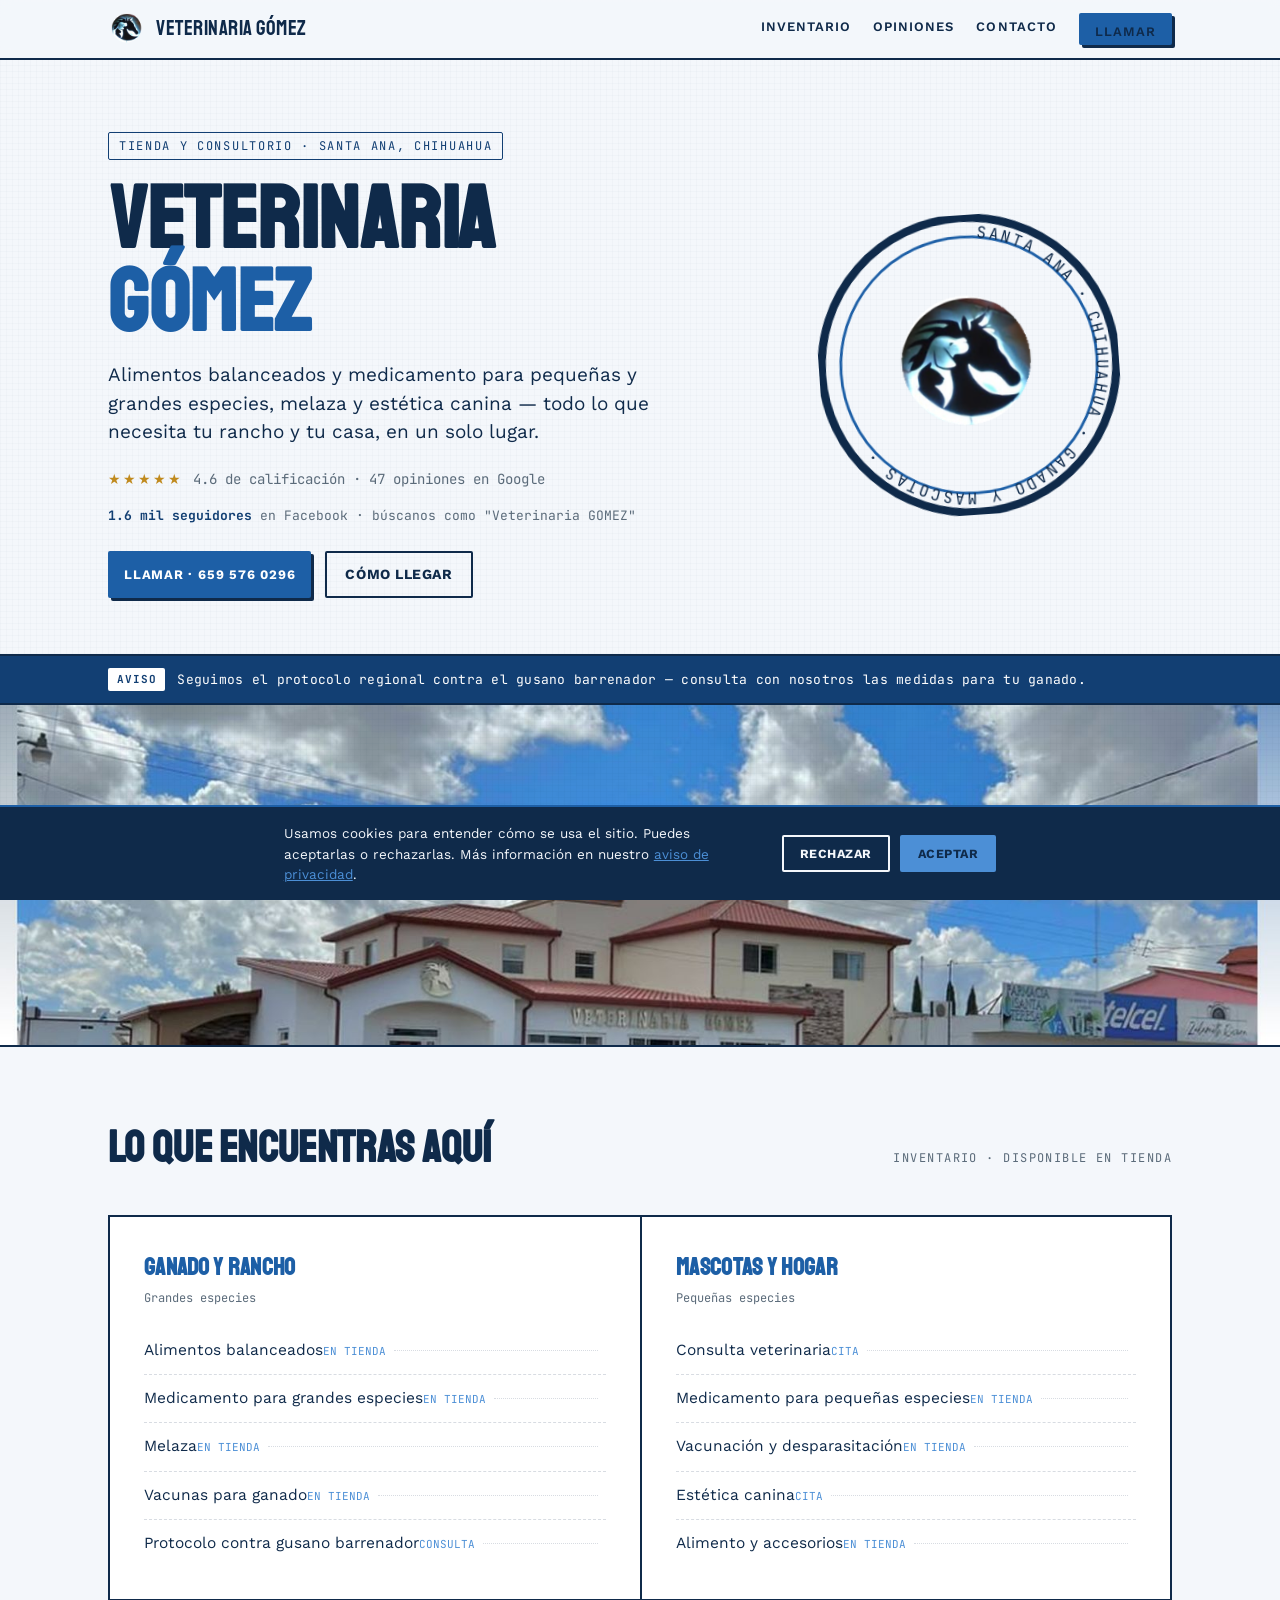
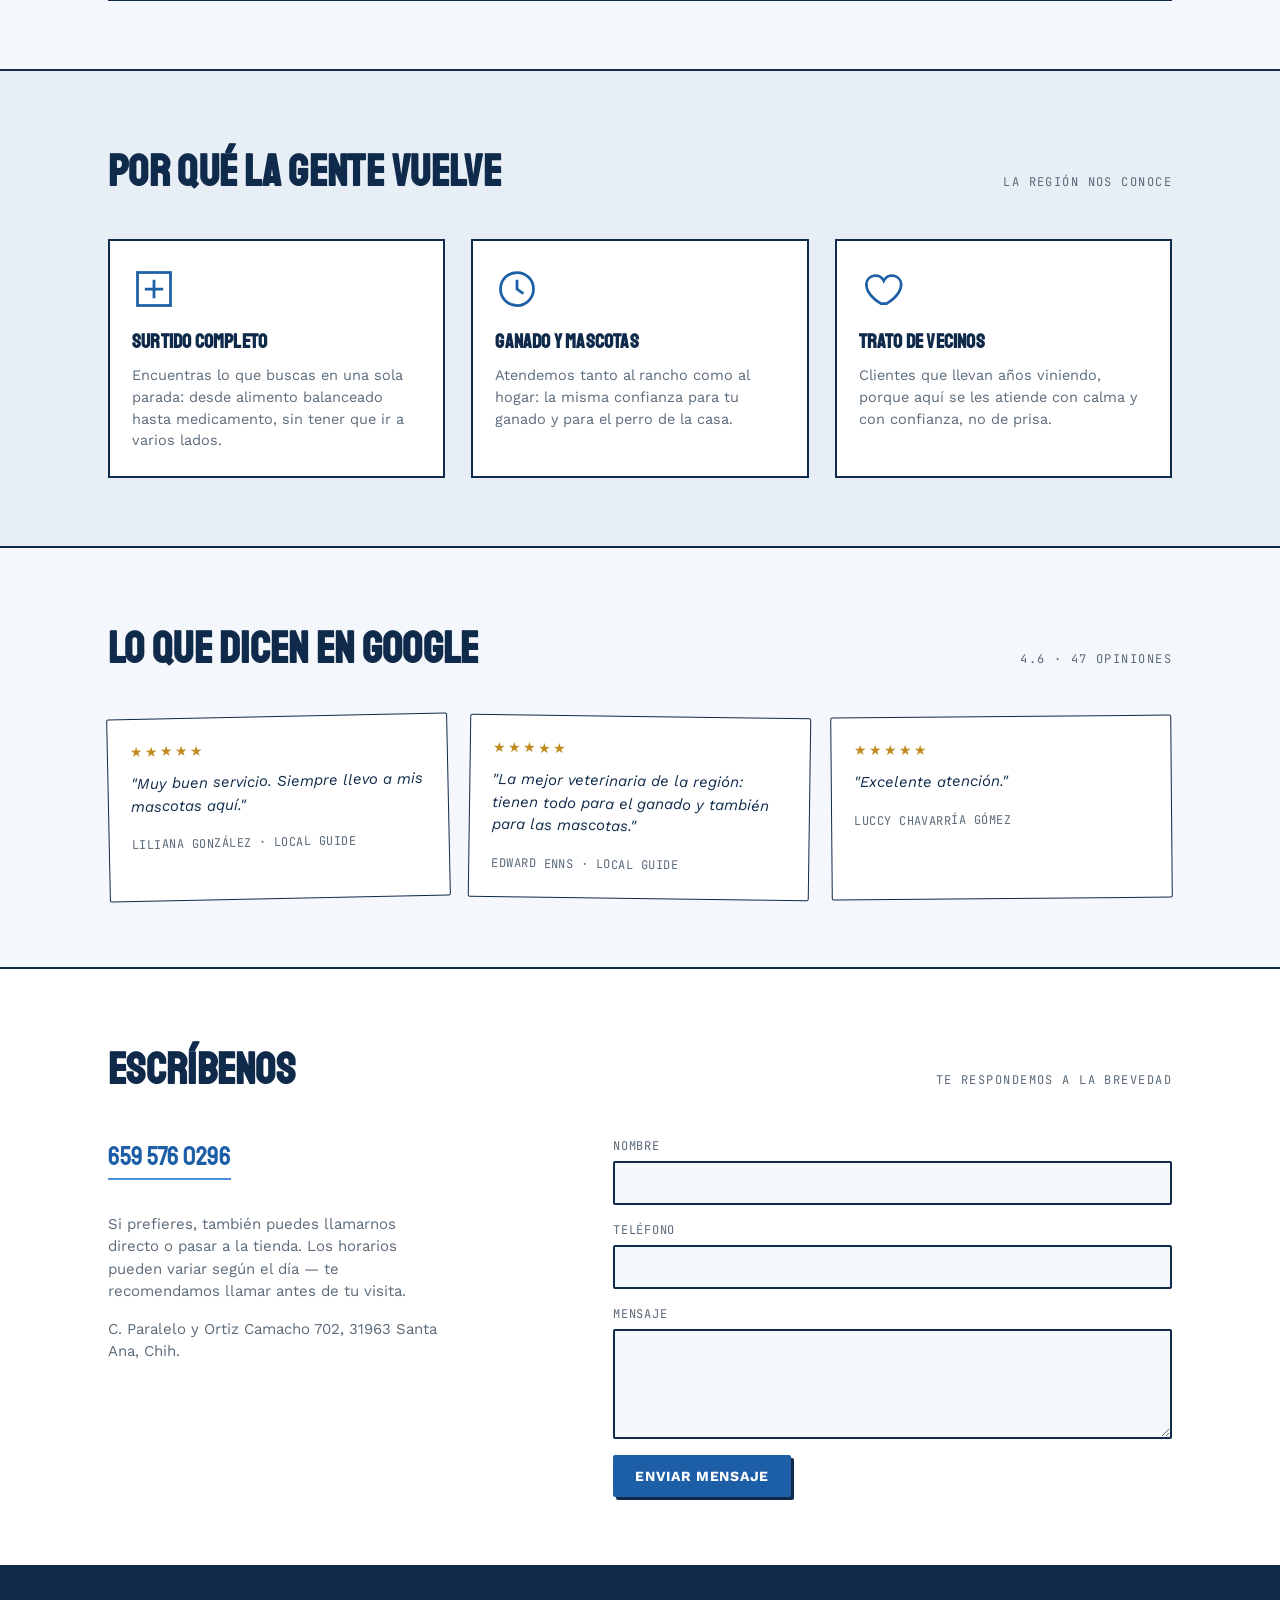
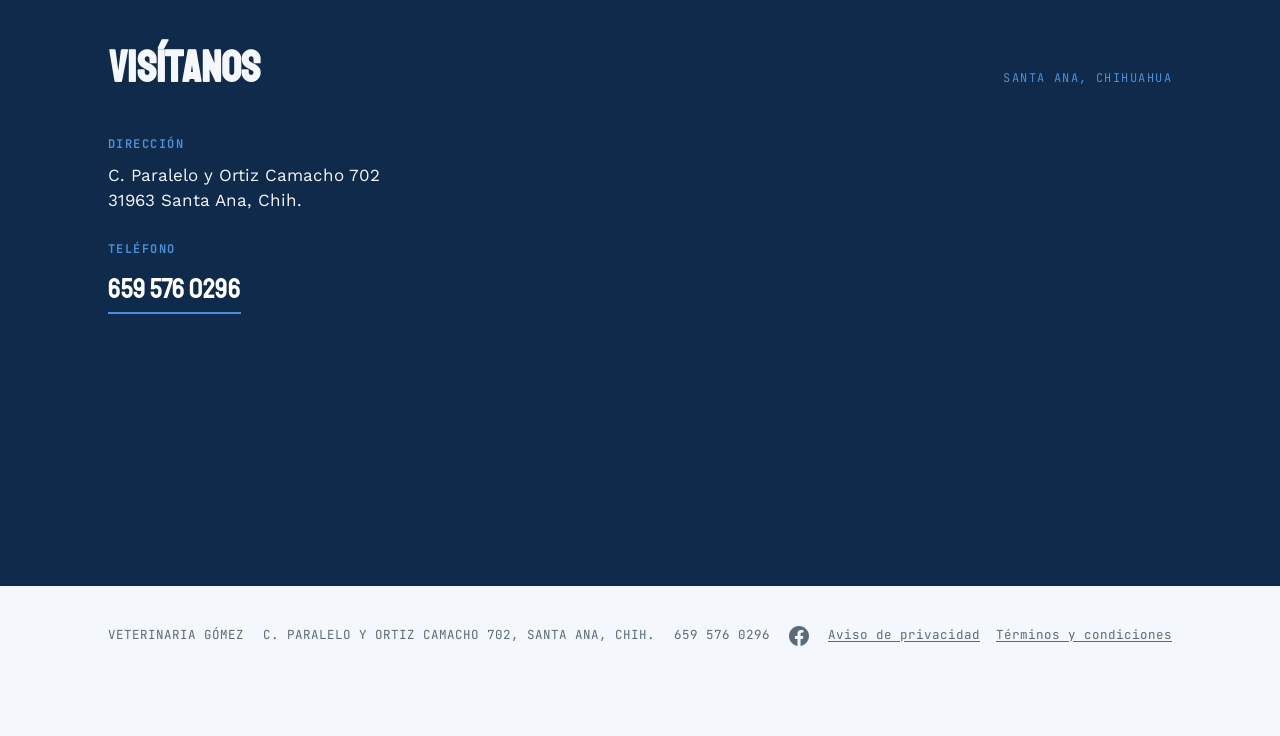
<file: index.html>
<!DOCTYPE html>
<html lang="es-MX">
<head>
<meta charset="UTF-8">
<meta name="viewport" content="width=device-width, initial-scale=1.0">
<title>Veterinaria Gómez · Ganado y mascotas en Santa Ana, Chihuahua</title>
<meta name="description" content="Veterinaria Gómez en Santa Ana, Chihuahua. Alimentos balanceados y medicamento para pequeñas y grandes especies, vacunas y estética canina. 4.6★ en Google.">
<link rel="canonical" href="https://www.veterinariagomez.com/">

<!-- Favicons -->
<link rel="icon" href="assets/favicon.ico" sizes="any">
<link rel="icon" type="image/png" sizes="32x32" href="assets/favicon-32.png">
<link rel="apple-touch-icon" href="assets/apple-touch-icon.png">
<link rel="manifest" href="assets/site.webmanifest">
<meta name="theme-color" content="#0F2A4A">

<!-- Open Graph / social sharing -->
<meta property="og:type" content="business.business">
<meta property="og:site_name" content="Veterinaria Gómez">
<meta property="og:title" content="Veterinaria Gómez · Santa Ana, Chihuahua">
<meta property="og:description" content="Alimentos balanceados y medicamento para pequeñas y grandes especies, vacunas y estética canina. Ganado y mascotas en un solo lugar.">
<meta property="og:image" content="https://www.veterinariagomez.com/assets/og-image.jpg">
<meta property="og:image:width" content="1200">
<meta property="og:image:height" content="630">
<meta property="og:url" content="https://www.veterinariagomez.com/">
<meta property="og:locale" content="es_MX">
<meta name="twitter:card" content="summary_large_image">
<meta name="twitter:title" content="Veterinaria Gómez · Santa Ana, Chihuahua">
<meta name="twitter:description" content="Ganado y mascotas en un solo lugar. Alimentos balanceados, medicamento y vacunas.">
<meta name="twitter:image" content="https://www.veterinariagomez.com/assets/og-image.jpg">

<link rel="preconnect" href="https://fonts.googleapis.com">
<link rel="preconnect" href="https://fonts.gstatic.com" crossorigin>
<link href="https://fonts.googleapis.com/css2?family=Staatliches&display=swap" rel="stylesheet">
<link href="https://fonts.googleapis.com/css2?family=Work+Sans:wght@400;500;600;700&display=swap" rel="stylesheet">
<link href="https://fonts.googleapis.com/css2?family=JetBrains+Mono:wght@400;500&display=swap" rel="stylesheet">
<link rel="stylesheet" href="assets/style.css">

<!--
  ANALYTICS: cargado automáticamente sólo si el visitante acepta el aviso de
  cookies (ver assets/site.js). Reemplaza G-XXXXXXXXXX con tu ID real de
  Google Analytics 4 en assets/site.js (dos apariciones).
-->

<!-- Datos estructurados para Google (negocio local) -->
<script type="application/ld+json">
{
  "@context": "https://schema.org",
  "@type": "VeterinaryCare",
  "name": "Veterinaria Gómez",
  "image": "https://www.veterinariagomez.com/assets/og-image.jpg",
  "telephone": "+52-659-576-0296",
  "address": {
    "@type": "PostalAddress",
    "streetAddress": "C. Paralelo y Ortiz Camacho 702",
    "addressLocality": "Santa Ana",
    "addressRegion": "Chihuahua",
    "postalCode": "31963",
    "addressCountry": "MX"
  },
  "aggregateRating": {
    "@type": "AggregateRating",
    "ratingValue": "4.6",
    "reviewCount": "47"
  },
  "url": "https://www.veterinariagomez.com/"
}
</script>
</head>
<body>

<header class="nav">
  <div class="nav-inner">
    <a href="#top" class="brand">
      <img src="assets/logo.png" width="38" height="38" alt="Logotipo Veterinaria Gómez">
      Veterinaria Gómez
    </a>
    <nav class="nav-links">
      <a href="#inventario">Inventario</a>
      <a href="#opiniones">Opiniones</a>
      <a href="#contacto">Contacto</a>
      <a class="btn-call" href="tel:6595760296">Llamar</a>
    </nav>
  </div>
</header>

<main id="top">

  <!-- HERO -->
  <section class="hero">
    <div class="wrap hero-inner">
      <div>
        <span class="eyebrow">Tienda y consultorio · Santa Ana, Chihuahua</span>
        <h1 class="title">VETERINARIA<span>GÓMEZ</span></h1>
        <p class="lede">Alimentos balanceados y medicamento para pequeñas y grandes especies, melaza y estética canina — todo lo que necesita tu rancho y tu casa, en un solo lugar.</p>
        <div class="rating-line">
          <span class="stars" aria-hidden="true">★★★★★</span>
          <span>4.6 de calificación · 47 opiniones en Google</span>
        </div>
        <p class="fb-line"><strong>1.6 mil seguidores</strong> en Facebook · búscanos como "Veterinaria GOMEZ"</p>
        <div class="cta-row">
          <a class="btn-call" href="tel:6595760296">Llamar · 659 576 0296</a>
          <a class="btn-outline" href="https://www.google.com/maps/search/?api=1&query=Veterinaria+Gomez+Calle+Paralelo+y+Ortiz+Camacho+702+Santa+Ana+Chihuahua" target="_blank" rel="noopener">Cómo llegar</a>
        </div>
      </div>
      <div class="hero-stamp">
        <div class="stamp-frame">
          <svg viewBox="0 0 220 220" aria-hidden="true">
            <circle cx="110" cy="110" r="108" fill="none" stroke="#0F2A4A" stroke-width="6"/>
            <circle cx="110" cy="110" r="94" fill="none" stroke="#1D5FA6" stroke-width="2"/>
            <path id="ringpath" d="M 110,16 A 94,94 0 1,1 109.9,16" fill="none"/>
            <text font-family="JetBrains Mono" font-size="11.5" letter-spacing="2" fill="#0F2A4A">
              <textPath href="#ringpath" startOffset="2%">SANTA ANA · CHIHUAHUA · GANADO Y MASCOTAS ·</textPath>
            </text>
          </svg>
          <img src="assets/logo.png" width="168" height="168" alt="Logotipo Veterinaria Gómez">
        </div>
      </div>
    </div>
  </section>

  <!-- ALERTA GUSANO BARRENADOR -->
  <div class="alert-strip">
    <div class="wrap alert-inner">
      <span class="badge">Aviso</span>
      <span>Seguimos el protocolo regional contra el gusano barrenador — consulta con nosotros las medidas para tu ganado.</span>
    </div>
  </div>

  <!-- FOTO DEL LOCAL -->
  <div class="storefront">
    <img src="assets/storefront.jpg" width="1600" height="437" loading="lazy" alt="Fachada de Veterinaria Gómez, edificio blanco con techo de teja roja, en Santa Ana, Chihuahua">
  </div>

  <!-- INVENTARIO -->
  <section class="ledger" id="inventario">
    <div class="wrap">
      <div class="section-head reveal">
        <h2>Lo que encuentras aquí</h2>
        <span class="section-tag">Inventario · disponible en tienda</span>
      </div>
      <div class="ledger-grid reveal">
        <div class="ledger-col">
          <h3>Ganado y rancho</h3>
          <span class="sub">Grandes especies</span>
          <ul class="ledger-list">
            <li>Alimentos balanceados <span class="tag">EN TIENDA</span></li>
            <li>Medicamento para grandes especies <span class="tag">EN TIENDA</span></li>
            <li>Melaza <span class="tag">EN TIENDA</span></li>
            <li>Vacunas para ganado <span class="tag">EN TIENDA</span></li>
            <li>Protocolo contra gusano barrenador <span class="tag">CONSULTA</span></li>
          </ul>
        </div>
        <div class="ledger-col">
          <h3>Mascotas y hogar</h3>
          <span class="sub">Pequeñas especies</span>
          <ul class="ledger-list">
            <li>Consulta veterinaria <span class="tag">CITA</span></li>
            <li>Medicamento para pequeñas especies <span class="tag">EN TIENDA</span></li>
            <li>Vacunación y desparasitación <span class="tag">EN TIENDA</span></li>
            <li>Estética canina <span class="tag">CITA</span></li>
            <li>Alimento y accesorios <span class="tag">EN TIENDA</span></li>
          </ul>
        </div>
      </div>
    </div>
  </section>

  <!-- WHY US -->
  <section class="why">
    <div class="wrap">
      <div class="section-head reveal">
        <h2>Por qué la gente vuelve</h2>
        <span class="section-tag">La región nos conoce</span>
      </div>
      <div class="why-grid reveal">
        <div class="why-card">
          <svg class="mark" viewBox="0 0 48 48" aria-hidden="true"><rect x="6" y="6" width="36" height="36" fill="none" stroke="currentColor" stroke-width="3"/><path d="M14 24h20M24 14v20" stroke="currentColor" stroke-width="3"/></svg>
          <h3>Surtido completo</h3>
          <p>Encuentras lo que buscas en una sola parada: desde alimento balanceado hasta medicamento, sin tener que ir a varios lados.</p>
        </div>
        <div class="why-card">
          <svg class="mark" viewBox="0 0 48 48" aria-hidden="true"><circle cx="24" cy="24" r="18" fill="none" stroke="currentColor" stroke-width="3"/><path d="M24 14v10l7 5" stroke="currentColor" stroke-width="3" fill="none"/></svg>
          <h3>Ganado y mascotas</h3>
          <p>Atendemos tanto al rancho como al hogar: la misma confianza para tu ganado y para el perro de la casa.</p>
        </div>
        <div class="why-card">
          <svg class="mark" viewBox="0 0 48 48" aria-hidden="true"><path d="M24 40s-16-9-16-21a10 10 0 0119-4 10 10 0 0119 4c0 12-16 21-16 21z" fill="none" stroke="currentColor" stroke-width="3"/></svg>
          <h3>Trato de vecinos</h3>
          <p>Clientes que llevan años viniendo, porque aquí se les atiende con calma y con confianza, no de prisa.</p>
        </div>
      </div>
    </div>
  </section>

  <!-- REVIEWS -->
  <section class="reviews" id="opiniones">
    <div class="wrap">
      <div class="section-head reveal">
        <h2>Lo que dicen en Google</h2>
        <span class="section-tag">4.6 · 47 opiniones</span>
      </div>
      <div class="review-grid reveal">
        <div class="review-card">
          <span class="stars" aria-hidden="true">★★★★★</span>
          <p>"Muy buen servicio. Siempre llevo a mis mascotas aquí."</p>
          <span class="who">Liliana González · Local Guide</span>
        </div>
        <div class="review-card">
          <span class="stars" aria-hidden="true">★★★★★</span>
          <p>"La mejor veterinaria de la región: tienen todo para el ganado y también para las mascotas."</p>
          <span class="who">Edward Enns · Local Guide</span>
        </div>
        <div class="review-card">
          <span class="stars" aria-hidden="true">★★★★★</span>
          <p>"Excelente atención."</p>
          <span class="who">Luccy Chavarría Gómez</span>
        </div>
      </div>
    </div>
  </section>

  <!-- CONTACTO -->
  <section class="contact" id="contacto">
    <div class="wrap">
      <div class="section-head reveal">
        <h2>Escríbenos</h2>
        <span class="section-tag">Te respondemos a la brevedad</span>
      </div>
      <div class="contact-grid reveal">
        <div class="contact-info">
          <a class="big-link" href="tel:6595760296">659 576 0296</a>
          <p>Si prefieres, también puedes llamarnos directo o pasar a la tienda. Los horarios pueden variar según el día — te recomendamos llamar antes de tu visita.</p>
          <p>C. Paralelo y Ortiz Camacho 702, 31963 Santa Ana, Chih.</p>
        </div>
        <div>
          <!--
            Este formulario valida los campos en el navegador, pero todavía no
            envía el mensaje a ningún lado: para recibir estos mensajes por
            correo, conecta el atributo "action" de abajo a un servicio como
            Formspree o Web3Forms (ambos tienen plan gratuito) y ajusta
            assets/site.js para hacer un fetch() real a ese endpoint.
          -->
          <form class="gform" id="contact-form" novalidate>
            <div class="field">
              <label for="f-name">Nombre</label>
              <input id="f-name" name="name" type="text" autocomplete="name" required>
              <span class="err" role="alert"></span>
            </div>
            <div class="field">
              <label for="f-phone">Teléfono</label>
              <input id="f-phone" name="phone" type="tel" autocomplete="tel" required>
              <span class="err" role="alert"></span>
            </div>
            <div class="field">
              <label for="f-message">Mensaje</label>
              <textarea id="f-message" name="message" required></textarea>
              <span class="err" role="alert"></span>
            </div>
            <button class="submit" type="submit">Enviar mensaje</button>
            <p class="form-status" id="form-status" aria-live="polite"></p>
          </form>
        </div>
      </div>
    </div>
  </section>

  <!-- LOCATION -->
  <section class="location" id="ubicacion">
    <div class="wrap">
      <div class="section-head reveal">
        <h2>Visítanos</h2>
        <span class="section-tag">Santa Ana, Chihuahua</span>
      </div>
      <div class="loc-grid reveal">
        <div class="loc-block">
          <h3>Dirección</h3>
          <p>C. Paralelo y Ortiz Camacho 702<br>31963 Santa Ana, Chih.</p>
          <h3>Teléfono</h3>
          <a class="big-link" href="tel:6595760296">659 576 0296</a>
        </div>
        <div class="map-container">
          <iframe src="https://www.google.com/maps/embed?pb=!1m18!1m12!1m3!1d3488.4945961788626!2d-107.47662322448444!3d29.031948875448986!2m3!1f0!2f0!3f0!3m2!1i1024!2i768!4f13.1!3m3!1m2!1s0x86c3d7860e9b3555%3A0x5edda3f7ab8825d2!2sVeterinaria%20GOMEZ!5e0!3m2!1ses-419!2smx!4v1787812518721!5m2!1ses-419!2smx" style="border:0;" allowfullscreen="" loading="lazy" referrerpolicy="strict-origin-when-cross-origin" title="Mapa de Veterinaria Gómez en Google Maps"></iframe>
        </div>
      </div>
    </div>
  </section>

</main>

<footer>
  <div class="wrap foot-inner">
    <span>VETERINARIA GÓMEZ</span>
    <span>C. PARALELO Y ORTIZ CAMACHO 702, SANTA ANA, CHIH.</span>
    <span>659 576 0296</span>
    <span class="foot-social">
      <a href="https://www.facebook.com/p/Veterinaria-GOMEZ-100032460444443/" target="_blank" rel="noopener noreferrer" aria-label="Síguenos en Facebook">
        <svg viewBox="0 0 24 24" fill="currentColor" width="20" height="20"><path d="M24 12.073c0-6.627-5.373-12-12-12s-12 5.373-12 12c0 5.99 4.388 10.954 10.125 11.854v-8.385H7.078v-3.47h3.047V9.43c0-3.007 1.792-4.669 4.533-4.669 1.312 0 2.686.235 2.686.235v2.953H15.83c-1.491 0-1.956.925-1.956 1.874v2.25h3.328l-.532 3.47h-2.796v8.385C19.612 23.027 24 18.062 24 12.073z"/></svg>
      </a>
    </span>
    <span class="foot-legal">
      <a href="privacidad.html">Aviso de privacidad</a>
      <a href="terminos.html">Términos y condiciones</a>
    </span>
  </div>
</footer>

<a class="float-call" href="tel:6595760296" aria-label="Llamar a Veterinaria Gómez">
  <svg viewBox="0 0 24 24" fill="none" stroke="currentColor" stroke-width="2" aria-hidden="true"><path d="M22 16.92v3a2 2 0 01-2.18 2 19.79 19.79 0 01-8.63-3.07 19.5 19.5 0 01-6-6 19.79 19.79 0 01-3.07-8.67A2 2 0 014.11 2h3a2 2 0 012 1.72c.127.96.361 1.903.7 2.81a2 2 0 01-.45 2.11L8.09 9.91a16 16 0 006 6l1.27-1.27a2 2 0 012.11-.45c.907.339 1.85.573 2.81.7A2 2 0 0122 16.92z"/></svg>
</a>

<div class="cookie-banner" id="cookie-banner" role="dialog" aria-label="Aviso de cookies">
  <p>Usamos cookies para entender cómo se usa el sitio. Puedes aceptarlas o rechazarlas. Más información en nuestro <a href="privacidad.html">aviso de privacidad</a>.</p>
  <div class="cookie-actions">
    <button class="reject" type="button">Rechazar</button>
    <button class="accept" type="button">Aceptar</button>
  </div>
</div>

<script src="assets/site.js"></script>
</body>
</html>
</file>
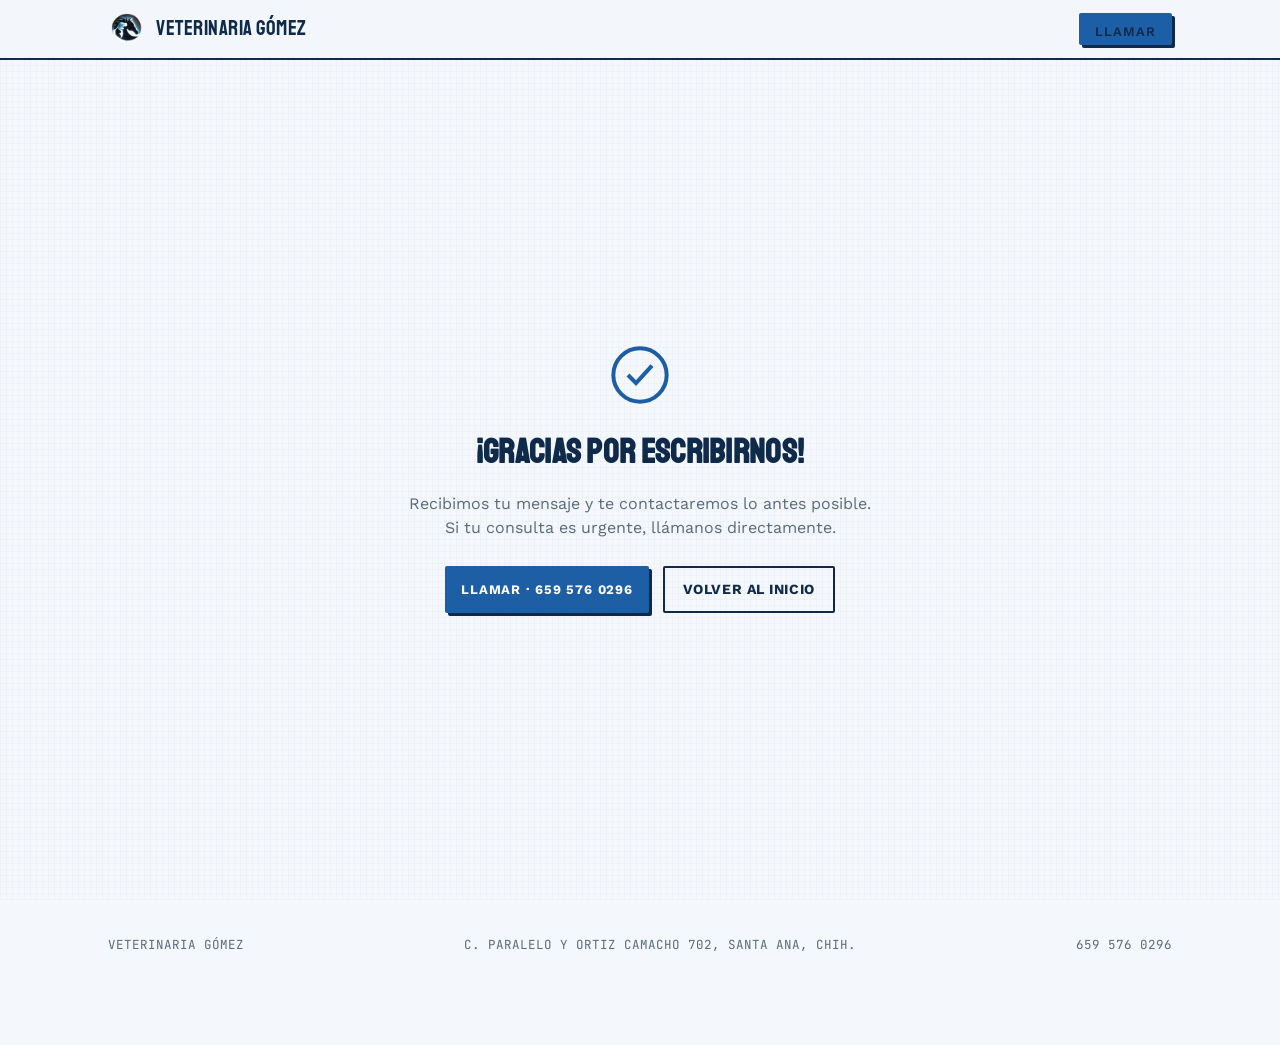
<file: gracias.html>
<!DOCTYPE html>
<html lang="es-MX">
<head>
<meta charset="UTF-8">
<meta name="viewport" content="width=device-width, initial-scale=1.0">
<title>Gracias · Veterinaria Gómez</title>
<meta name="robots" content="noindex,follow">
<link rel="canonical" href="https://www.veterinariagomez.com/gracias.html">
<link rel="icon" href="assets/favicon.ico" sizes="any">
<link rel="apple-touch-icon" href="assets/apple-touch-icon.png">
<link rel="preconnect" href="https://fonts.googleapis.com">
<link rel="preconnect" href="https://fonts.gstatic.com" crossorigin>
<link href="https://fonts.googleapis.com/css2?family=Staatliches&family=Work+Sans:wght@400;500;600;700&family=JetBrains+Mono:wght@400;500&display=swap" rel="stylesheet">
<link rel="stylesheet" href="assets/style.css">
</head>
<body>

<header class="nav">
  <div class="nav-inner">
    <a href="index.html" class="brand">
      <img src="assets/logo.png" width="38" height="38" alt="Logotipo Veterinaria Gómez">
      Veterinaria Gómez
    </a>
    <nav class="nav-links">
      <a class="btn-call" href="tel:6595760296">Llamar</a>
    </nav>
  </div>
</header>

<main class="status-page">
  <div>
    <svg class="icon" viewBox="0 0 48 48" fill="none" stroke="currentColor" stroke-width="3" aria-hidden="true">
      <circle cx="24" cy="24" r="20"/>
      <path d="M15 24l6 6 12-13"/>
    </svg>
    <h1>¡Gracias por escribirnos!</h1>
    <p>Recibimos tu mensaje y te contactaremos lo antes posible. Si tu consulta es urgente, llámanos directamente.</p>
    <div class="cta-row" style="justify-content:center;">
      <a class="btn-call" href="tel:6595760296">Llamar · 659 576 0296</a>
      <a class="btn-outline" href="index.html">Volver al inicio</a>
    </div>
  </div>
</main>

<footer>
  <div class="wrap foot-inner">
    <span>VETERINARIA GÓMEZ</span>
    <span>C. PARALELO Y ORTIZ CAMACHO 702, SANTA ANA, CHIH.</span>
    <span>659 576 0296</span>
  </div>
</footer>

</body>
</html>
</file>
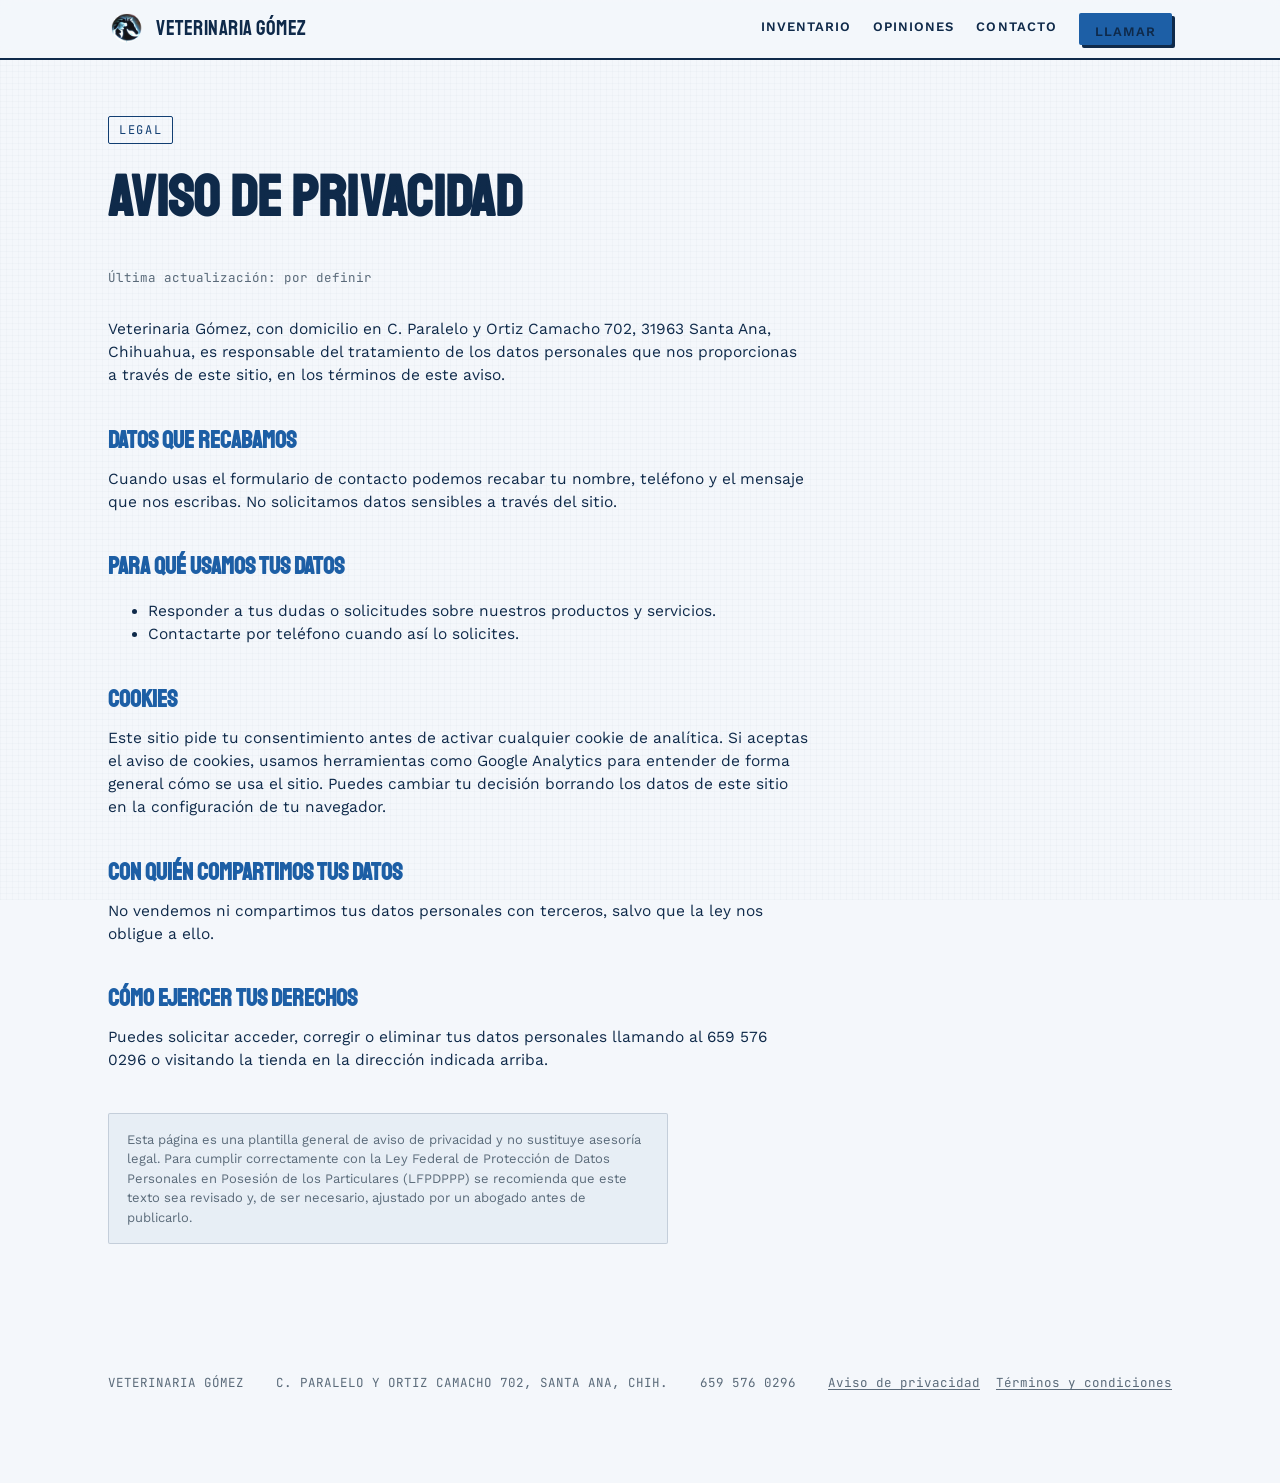
<file: privacidad.html>
<!DOCTYPE html>
<html lang="es-MX">
<head>
<meta charset="UTF-8">
<meta name="viewport" content="width=device-width, initial-scale=1.0">
<title>Aviso de privacidad · Veterinaria Gómez</title>
<meta name="description" content="Aviso de privacidad de Veterinaria Gómez, Santa Ana, Chihuahua.">
<link rel="canonical" href="https://www.veterinariagomez.com/privacidad.html">
<link rel="icon" href="assets/favicon.ico" sizes="any">
<link rel="apple-touch-icon" href="assets/apple-touch-icon.png">
<meta name="robots" content="noindex,follow">
<link rel="preconnect" href="https://fonts.googleapis.com">
<link rel="preconnect" href="https://fonts.gstatic.com" crossorigin>
<link href="https://fonts.googleapis.com/css2?family=Staatliches&family=Work+Sans:wght@400;500;600;700&family=JetBrains+Mono:wght@400;500&display=swap" rel="stylesheet">
<link rel="stylesheet" href="assets/style.css">
</head>
<body>

<header class="nav">
  <div class="nav-inner">
    <a href="index.html" class="brand">
      <img src="assets/logo.png" width="38" height="38" alt="Logotipo Veterinaria Gómez">
      Veterinaria Gómez
    </a>
    <nav class="nav-links">
      <a href="index.html#inventario">Inventario</a>
      <a href="index.html#opiniones">Opiniones</a>
      <a href="index.html#contacto">Contacto</a>
      <a class="btn-call" href="tel:6595760296">Llamar</a>
    </nav>
  </div>
</header>

<main class="simple-page">
  <div class="wrap">
    <span class="eyebrow">Legal</span>
    <h1>Aviso de privacidad</h1>
    <p class="updated">Última actualización: por definir</p>

    <p>Veterinaria Gómez, con domicilio en C. Paralelo y Ortiz Camacho 702, 31963 Santa Ana, Chihuahua, es responsable del tratamiento de los datos personales que nos proporcionas a través de este sitio, en los términos de este aviso.</p>

    <h2>Datos que recabamos</h2>
    <p>Cuando usas el formulario de contacto podemos recabar tu nombre, teléfono y el mensaje que nos escribas. No solicitamos datos sensibles a través del sitio.</p>

    <h2>Para qué usamos tus datos</h2>
    <ul>
      <li>Responder a tus dudas o solicitudes sobre nuestros productos y servicios.</li>
      <li>Contactarte por teléfono cuando así lo solicites.</li>
    </ul>

    <h2>Cookies</h2>
    <p>Este sitio pide tu consentimiento antes de activar cualquier cookie de analítica. Si aceptas el aviso de cookies, usamos herramientas como Google Analytics para entender de forma general cómo se usa el sitio. Puedes cambiar tu decisión borrando los datos de este sitio en la configuración de tu navegador.</p>

    <h2>Con quién compartimos tus datos</h2>
    <p>No vendemos ni compartimos tus datos personales con terceros, salvo que la ley nos obligue a ello.</p>

    <h2>Cómo ejercer tus derechos</h2>
    <p>Puedes solicitar acceder, corregir o eliminar tus datos personales llamando al 659 576 0296 o visitando la tienda en la dirección indicada arriba.</p>

    <div class="legal-note">
      Esta página es una plantilla general de aviso de privacidad y no sustituye asesoría legal. Para cumplir correctamente con la Ley Federal de Protección de Datos Personales en Posesión de los Particulares (LFPDPPP) se recomienda que este texto sea revisado y, de ser necesario, ajustado por un abogado antes de publicarlo.
    </div>
  </div>
</main>

<footer>
  <div class="wrap foot-inner">
    <span>VETERINARIA GÓMEZ</span>
    <span>C. PARALELO Y ORTIZ CAMACHO 702, SANTA ANA, CHIH.</span>
    <span>659 576 0296</span>
    <span class="foot-legal">
      <a href="privacidad.html">Aviso de privacidad</a>
      <a href="terminos.html">Términos y condiciones</a>
    </span>
  </div>
</footer>

</body>
</html>
</file>
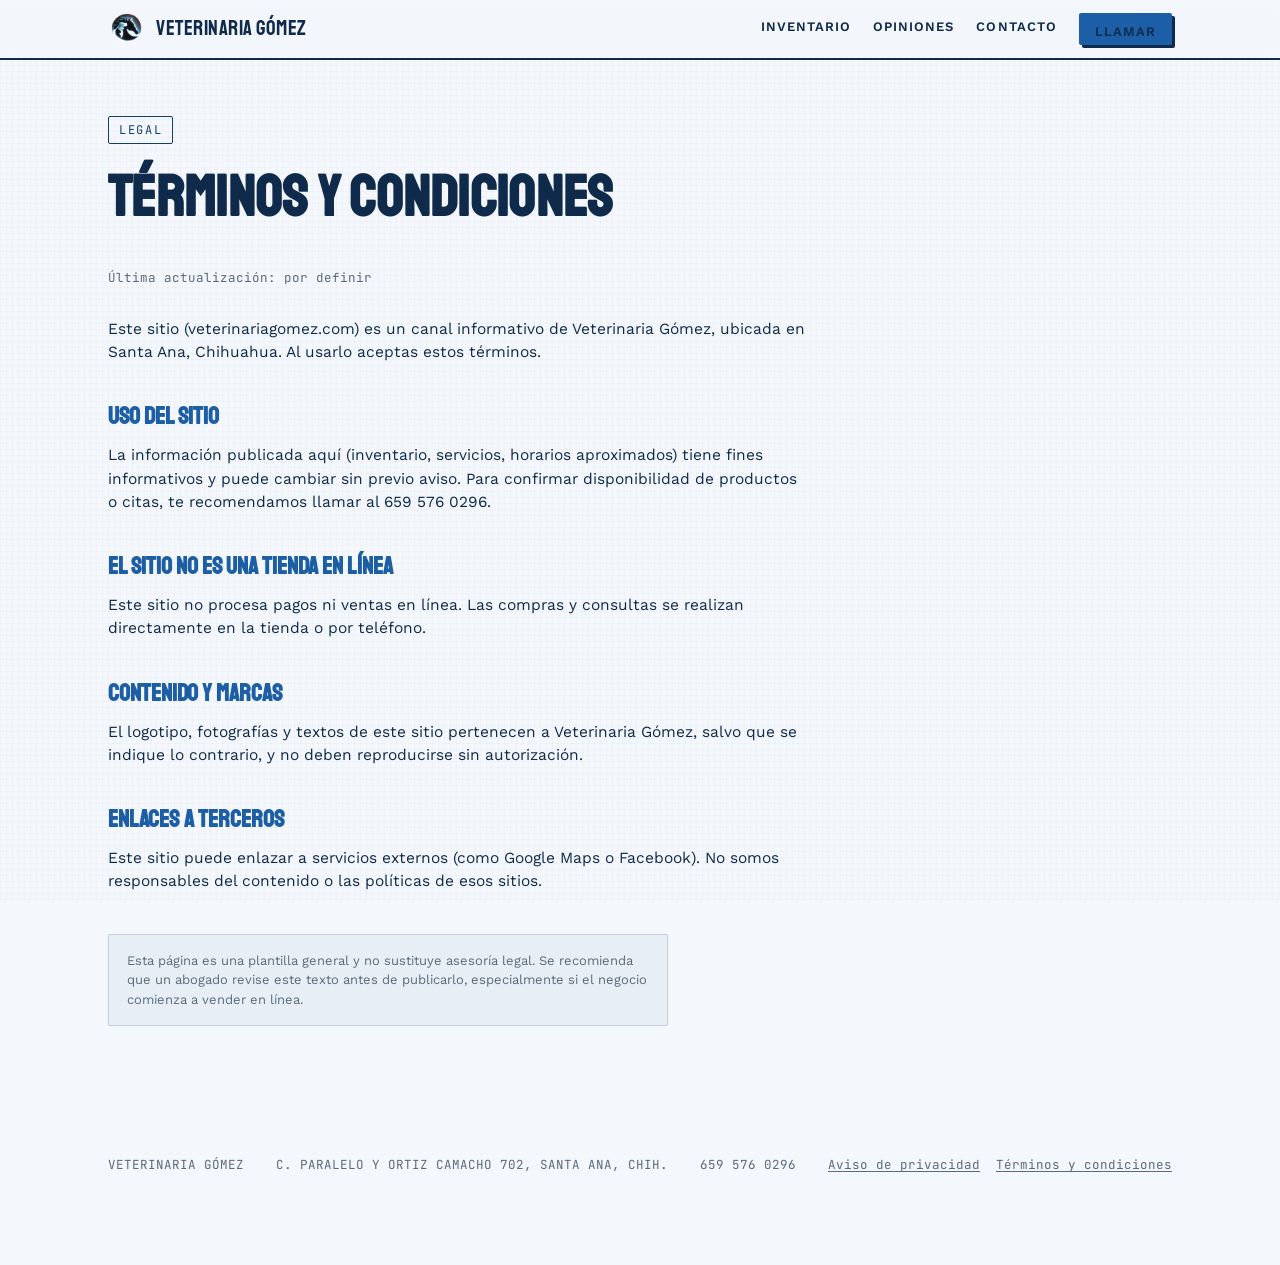
<file: terminos.html>
<!DOCTYPE html>
<html lang="es-MX">
<head>
<meta charset="UTF-8">
<meta name="viewport" content="width=device-width, initial-scale=1.0">
<title>Términos y condiciones · Veterinaria Gómez</title>
<meta name="description" content="Términos y condiciones de uso del sitio de Veterinaria Gómez, Santa Ana, Chihuahua.">
<link rel="canonical" href="https://www.veterinariagomez.com/terminos.html">
<link rel="icon" href="assets/favicon.ico" sizes="any">
<link rel="apple-touch-icon" href="assets/apple-touch-icon.png">
<meta name="robots" content="noindex,follow">
<link rel="preconnect" href="https://fonts.googleapis.com">
<link rel="preconnect" href="https://fonts.gstatic.com" crossorigin>
<link href="https://fonts.googleapis.com/css2?family=Staatliches&family=Work+Sans:wght@400;500;600;700&family=JetBrains+Mono:wght@400;500&display=swap" rel="stylesheet">
<link rel="stylesheet" href="assets/style.css">
</head>
<body>

<header class="nav">
  <div class="nav-inner">
    <a href="index.html" class="brand">
      <img src="assets/logo.png" width="38" height="38" alt="Logotipo Veterinaria Gómez">
      Veterinaria Gómez
    </a>
    <nav class="nav-links">
      <a href="index.html#inventario">Inventario</a>
      <a href="index.html#opiniones">Opiniones</a>
      <a href="index.html#contacto">Contacto</a>
      <a class="btn-call" href="tel:6595760296">Llamar</a>
    </nav>
  </div>
</header>

<main class="simple-page">
  <div class="wrap">
    <span class="eyebrow">Legal</span>
    <h1>Términos y condiciones</h1>
    <p class="updated">Última actualización: por definir</p>

    <p>Este sitio (veterinariagomez.com) es un canal informativo de Veterinaria Gómez, ubicada en Santa Ana, Chihuahua. Al usarlo aceptas estos términos.</p>

    <h2>Uso del sitio</h2>
    <p>La información publicada aquí (inventario, servicios, horarios aproximados) tiene fines informativos y puede cambiar sin previo aviso. Para confirmar disponibilidad de productos o citas, te recomendamos llamar al 659 576 0296.</p>

    <h2>El sitio no es una tienda en línea</h2>
    <p>Este sitio no procesa pagos ni ventas en línea. Las compras y consultas se realizan directamente en la tienda o por teléfono.</p>

    <h2>Contenido y marcas</h2>
    <p>El logotipo, fotografías y textos de este sitio pertenecen a Veterinaria Gómez, salvo que se indique lo contrario, y no deben reproducirse sin autorización.</p>

    <h2>Enlaces a terceros</h2>
    <p>Este sitio puede enlazar a servicios externos (como Google Maps o Facebook). No somos responsables del contenido o las políticas de esos sitios.</p>

    <div class="legal-note">
      Esta página es una plantilla general y no sustituye asesoría legal. Se recomienda que un abogado revise este texto antes de publicarlo, especialmente si el negocio comienza a vender en línea.
    </div>
  </div>
</main>

<footer>
  <div class="wrap foot-inner">
    <span>VETERINARIA GÓMEZ</span>
    <span>C. PARALELO Y ORTIZ CAMACHO 702, SANTA ANA, CHIH.</span>
    <span>659 576 0296</span>
    <span class="foot-legal">
      <a href="privacidad.html">Aviso de privacidad</a>
      <a href="terminos.html">Términos y condiciones</a>
    </span>
  </div>
</footer>

</body>
</html>
</file>
<file: assets/style.css>
:root{
  --ink:#0F2A4A;
  --canvas:#F4F7FB;
  --canvas-2:#E7EEF5;
  --blue:#1D5FA6;
  --blue-dark:#123F73;
  --sky:#4C8FD6;
  --steel:#5B6B7A;
  --gold:#C08A1E;
  --paper:#FFFFFF;
  --line: rgba(15,42,74,0.16);
  --good:#1E7A4C;
  --bad:#B3261E;
  --display: 'Staatliches', sans-serif;
  --body: 'Work Sans', sans-serif;
  --mono: 'JetBrains Mono', monospace;
  --maxw: 1120px;
}

*{box-sizing:border-box;}
html{scroll-behavior:smooth;}
body{
  margin:0;
  background:var(--canvas);
  color:var(--ink);
  font-family:var(--body);
  line-height:1.5;
  -webkit-font-smoothing:antialiased;
}
img,svg{display:block;max-width:100%;}
a{color:inherit;}
::selection{background:var(--sky);color:#fff;}
.wrap{max-width:var(--maxw);margin:0 auto;padding:0 28px;}

body::before{
  content:"";
  position:fixed;inset:0;
  pointer-events:none;
  background-image:
    repeating-linear-gradient(90deg, rgba(15,42,74,0.02) 0 1px, transparent 1px 6px),
    repeating-linear-gradient(0deg, rgba(15,42,74,0.02) 0 1px, transparent 1px 6px);
  z-index:0;
}

/* ---------- NAV ---------- */
header.nav{
  position:sticky;top:0;z-index:50;
  background:rgba(244,247,251,0.92);
  backdrop-filter:blur(6px);
  border-bottom:2px solid var(--ink);
}
.nav-inner{
  display:flex;align-items:center;justify-content:space-between;
  padding:10px 28px;
  max-width:var(--maxw);margin:0 auto;
}
.brand{
  display:flex;align-items:center;gap:10px;
  font-family:var(--display);
  font-size:21px;letter-spacing:0.5px;
  text-decoration:none;color:var(--ink);
}
.brand img{width:38px;height:38px;border-radius:50%;flex:none;}
.nav-links{display:flex;align-items:center;gap:22px;}
.nav-links a{
  font-size:13px;letter-spacing:0.08em;text-transform:uppercase;
  text-decoration:none;color:var(--ink);font-weight:600;
  border-bottom:2px solid transparent;padding-bottom:2px;
  transition:border-color .2s ease;
}
.nav-links a:hover, .nav-links a:focus-visible{border-color:var(--blue);}
.btn-call{
  display:inline-flex;align-items:center;gap:8px;
  background:var(--blue);color:#fff;
  padding:9px 16px;border-radius:2px;
  font-size:13px;letter-spacing:0.06em;text-transform:uppercase;font-weight:700;
  text-decoration:none;
  box-shadow:3px 3px 0 var(--ink);
  transition:transform .15s ease, box-shadow .15s ease;
}
.btn-call:hover{transform:translate(-2px,-2px);box-shadow:5px 5px 0 var(--ink);}
@media (max-width:720px){ .nav-links a:not(.btn-call){display:none;} }

/* ---------- HERO ---------- */
.hero{
  position:relative;z-index:1;
  padding:72px 0 56px;
  border-bottom:2px solid var(--ink);
  overflow:hidden;
}
.hero-inner{
  display:grid;grid-template-columns:1.35fr 0.9fr;gap:48px;align-items:center;
}
.eyebrow{
  display:inline-block;
  font-family:var(--mono);
  font-size:12px;letter-spacing:0.14em;text-transform:uppercase;
  color:var(--blue-dark);
  border:1px solid var(--blue-dark);
  padding:4px 10px;border-radius:2px;
  margin-bottom:18px;
}
h1.title{
  font-family:var(--display);
  font-size:clamp(48px, 8.5vw, 88px);
  line-height:0.94;
  margin:0 0 18px;
  letter-spacing:0.5px;
}
h1.title span{display:block;color:var(--blue);}
.lede{
  font-size:19px;max-width:46ch;color:var(--ink);
  margin:0 0 22px;
}
.rating-line{
  display:flex;align-items:center;gap:10px;
  font-family:var(--mono);font-size:14px;
  margin-bottom:16px;color:var(--steel);
}
.stars{color:var(--gold);letter-spacing:2px;}
.fb-line{
  font-family:var(--mono);font-size:13px;color:var(--steel);
  margin-bottom:26px;
}
.fb-line strong{color:var(--blue-dark);}
.cta-row{display:flex;flex-wrap:wrap;gap:14px;}
.btn-outline{
  display:inline-flex;align-items:center;gap:8px;
  border:2px solid var(--ink);color:var(--ink);
  padding:11px 18px;border-radius:2px;
  text-decoration:none;font-weight:700;font-size:14px;
  letter-spacing:0.04em;text-transform:uppercase;
  transition:background .15s ease, color .15s ease;
}
.btn-outline:hover{background:var(--ink);color:#fff;}

.hero-stamp{display:flex;justify-content:center;align-items:center;}
.stamp-frame{
  position:relative;width:min(300px, 78vw);height:min(300px, 78vw);
  animation:stampfall .7s cubic-bezier(.2,.9,.25,1) both;
  animation-delay:.15s;
}
.stamp-frame svg{position:absolute;inset:0;width:100%;height:100%;}
.stamp-frame img{
  position:absolute;
  width:56%;height:56%;top:22%;left:22%;
  border-radius:50%;object-fit:cover;
}
@keyframes stampfall{
  0%{opacity:0;transform:scale(1.9) rotate(-14deg);}
  60%{opacity:1;}
  100%{opacity:1;transform:scale(1) rotate(-4deg);}
}
@media (prefers-reduced-motion:reduce){ .stamp-frame{animation:none;transform:rotate(-4deg);} }
@media (max-width:860px){
  .hero-inner{grid-template-columns:1fr;}
  .hero-stamp{order:-1;}
  .stamp-frame{width:180px;height:180px;}
}

/* ---------- BANNER: aviso ---------- */
.alert-strip{
  background:var(--blue-dark);color:#fff;
  border-bottom:2px solid var(--ink);
  padding:12px 0;position:relative;z-index:1;
}
.alert-inner{
  display:flex;align-items:center;gap:12px;
  font-family:var(--mono);font-size:13px;letter-spacing:0.02em;
  flex-wrap:wrap;
}
.alert-inner .badge{
  background:#fff;color:var(--blue-dark);
  font-weight:700;letter-spacing:0.08em;text-transform:uppercase;
  padding:3px 9px;border-radius:2px;font-size:11px;flex:none;
}

/* ---------- SECTION HEADERS ---------- */
section{position:relative;z-index:1;}
.section-head{
  display:flex;align-items:baseline;justify-content:space-between;
  gap:20px;flex-wrap:wrap;margin-bottom:34px;
}
.section-head h2{
  font-family:var(--display);
  font-size:clamp(30px,4.5vw,44px);
  margin:0;letter-spacing:0.3px;
}
.section-tag{
  font-family:var(--mono);font-size:12px;color:var(--steel);
  text-transform:uppercase;letter-spacing:0.12em;
}

/* ---------- FOTO DEL LOCAL ---------- */
.storefront{border-bottom:2px solid var(--ink);}
.storefront img{width:100%;height:clamp(200px,32vw,340px);object-fit:cover;object-position:center 60%;}

/* ---------- LEDGER / INVENTARIO ---------- */
.ledger{padding:68px 0;border-bottom:2px solid var(--ink);}
.ledger-grid{
  display:grid;grid-template-columns:1fr 1fr;gap:0;
  border:2px solid var(--ink);
  background:var(--paper);
}
.ledger-col{padding:32px 34px;}
.ledger-col + .ledger-col{border-left:2px solid var(--ink);}
.ledger-col h3{
  font-family:var(--display);
  font-size:24px;margin:0 0 4px;letter-spacing:0.3px;
  color:var(--blue);
}
.ledger-col .sub{
  font-family:var(--mono);font-size:12px;color:var(--steel);
  margin-bottom:20px;display:block;
}
.ledger-list{list-style:none;margin:0;padding:0;}
.ledger-list li{
  display:flex;justify-content:space-between;align-items:baseline;
  padding:12px 0;border-top:1px dashed var(--line);
  font-size:15.5px;
}
.ledger-list li:first-child{border-top:none;}
.ledger-list li::after{
  content:"";flex:1;margin:0 8px;
  border-bottom:1px dotted var(--line);
  transform:translateY(-4px);
}
.ledger-list li span.tag{
  font-family:var(--mono);font-size:11px;color:var(--sky);
  white-space:nowrap;
}
@media (max-width:720px){
  .ledger-grid{grid-template-columns:1fr;}
  .ledger-col + .ledger-col{border-left:none;border-top:2px solid var(--ink);}
}

/* ---------- WHY US ---------- */
.why{padding:68px 0;border-bottom:2px solid var(--ink);background:var(--canvas-2);}
.why-grid{display:grid;grid-template-columns:repeat(3,1fr);gap:26px;}
.why-card{
  background:var(--paper);border:2px solid var(--ink);
  padding:26px 22px 24px;position:relative;
}
.why-card .mark{width:44px;height:44px;margin-bottom:16px;color:var(--blue);}
.why-card h3{font-family:var(--display);font-size:20px;margin:0 0 8px;letter-spacing:0.2px;}
.why-card p{margin:0;font-size:14.5px;color:var(--steel);}
@media (max-width:820px){ .why-grid{grid-template-columns:1fr;} }

/* ---------- REVIEWS ---------- */
.reviews{padding:68px 0;border-bottom:2px solid var(--ink);}
.review-grid{display:grid;grid-template-columns:repeat(3,1fr);gap:20px;}
.review-card{
  background:var(--paper);border:1px solid var(--ink);
  padding:22px;border-radius:2px;
  transform:rotate(var(--tilt,0deg));
}
.review-card:nth-child(1){--tilt:-1.2deg;}
.review-card:nth-child(2){--tilt:0.8deg;}
.review-card:nth-child(3){--tilt:-0.5deg;}
.review-card .stars{display:block;margin-bottom:10px;font-size:14px;}
.review-card p{margin:0 0 14px;font-size:15px;font-style:italic;}
.review-card .who{
  font-family:var(--mono);font-size:12px;color:var(--steel);
  text-transform:uppercase;letter-spacing:0.04em;
}
@media (max-width:820px){ .review-grid{grid-template-columns:1fr;} }

/* ---------- CONTACTO / FORM ---------- */
.contact{padding:68px 0;border-bottom:2px solid var(--ink);background:var(--paper);}
.contact-grid{display:grid;grid-template-columns:0.9fr 1.1fr;gap:48px;align-items:start;}
.contact-info p{color:var(--steel);font-size:15px;max-width:38ch;}
.contact-info .big-link{
  font-family:var(--display);font-size:26px;color:var(--blue);
  text-decoration:none;border-bottom:2px solid var(--sky);
  display:inline-block;padding-bottom:2px;margin-bottom:18px;
}
form.gform{display:grid;gap:16px;}
.field{display:grid;gap:6px;}
.field label{
  font-family:var(--mono);font-size:12px;text-transform:uppercase;
  letter-spacing:0.06em;color:var(--steel);
}
.field input, .field textarea{
  font-family:var(--body);font-size:15px;
  border:2px solid var(--ink);border-radius:2px;
  padding:11px 13px;background:var(--canvas);color:var(--ink);
  width:100%;
}
.field input:focus, .field textarea:focus{
  outline:3px solid var(--sky);outline-offset:1px;
}
.field textarea{resize:vertical;min-height:110px;}
.field .err{
  display:none;color:var(--bad);font-size:12.5px;font-family:var(--mono);
}
.field.invalid input, .field.invalid textarea{border-color:var(--bad);}
.field.invalid .err{display:block;}
.field.valid input, .field.valid textarea{border-color:var(--good);}
.form-note{font-size:12.5px;color:var(--steel);margin-top:2px;}
button.submit{
  justify-self:start;
  background:var(--blue);color:#fff;border:none;
  padding:13px 22px;border-radius:2px;font-weight:700;
  font-size:14px;letter-spacing:0.05em;text-transform:uppercase;
  cursor:pointer;box-shadow:3px 3px 0 var(--ink);
  transition:transform .15s ease, box-shadow .15s ease;
  font-family:var(--body);
}
button.submit:hover{transform:translate(-2px,-2px);box-shadow:5px 5px 0 var(--ink);}
.form-status{font-family:var(--mono);font-size:13px;margin-top:4px;display:none;}
.form-status.show{display:block;}
@media (max-width:860px){ .contact-grid{grid-template-columns:1fr;} }

/* ---------- LOCATION ---------- */
.location{padding:68px 0;background:var(--ink);color:var(--canvas);border-bottom:2px solid var(--ink);}
.location .section-tag{color:var(--sky);}
.loc-grid{display:grid;grid-template-columns:1fr 1fr;gap:48px;align-items:start;}
.loc-block h3{
  font-family:var(--mono);font-size:12px;letter-spacing:0.12em;
  text-transform:uppercase;color:var(--sky);margin:0 0 10px;
}
.loc-block p{margin:0 0 26px;font-size:17px;max-width:40ch;}
.loc-block a.big-link{
  font-family:var(--display);font-size:28px;color:#fff;
  text-decoration:none;border-bottom:2px solid var(--sky);
  display:inline-block;padding-bottom:2px;
}
.map-container{
  position:relative;
  width:100%;
  padding-bottom:75%;
  height:0;
  overflow:hidden;
}
.map-container iframe{
  position:absolute;
  top:0;
  left:0;
  width:100%;
  height:100%;
}
@media (max-width:820px){ .loc-grid{grid-template-columns:1fr;} }

/* ---------- FOOTER ---------- */
footer{padding:40px 0 90px;}
.foot-inner{
  display:flex;flex-wrap:wrap;justify-content:space-between;gap:18px;
  font-family:var(--mono);font-size:12.5px;color:var(--steel);
}
.foot-social{
  display:flex;gap:12px;align-items:center;
}
.foot-social a{
  color:var(--steel);
  transition:color .2s ease;
  display:flex;align-items:center;
}
.foot-social a:hover{color:var(--blue);}
.foot-legal{
  display:flex;gap:16px;flex-wrap:wrap;
}
.foot-legal a{text-decoration:underline;text-underline-offset:2px;}
.foot-legal a:hover{color:var(--blue);}

.float-call{
  position:fixed;right:18px;bottom:18px;z-index:60;
  background:var(--blue);color:#fff;
  width:56px;height:56px;border-radius:50%;
  display:flex;align-items:center;justify-content:center;
  box-shadow:0 6px 18px rgba(15,42,74,0.35);
  text-decoration:none;
}
.float-call svg{width:24px;height:24px;}

.reveal{opacity:0;transform:translateY(18px);transition:opacity .6s ease, transform .6s ease;}
.reveal.in{opacity:1;transform:none;}
@media (prefers-reduced-motion:reduce){ .reveal{opacity:1;transform:none;transition:none;} }

/* ---------- COOKIE BANNER ---------- */
.cookie-banner{
  position:fixed;left:0;right:0;bottom:0;z-index:80;
  background:var(--ink);color:var(--canvas);
  border-top:2px solid var(--blue);
  padding:16px 20px;
  display:none;
  align-items:center;justify-content:center;gap:18px;flex-wrap:wrap;
  font-size:13.5px;
}
.cookie-banner.show{display:flex;}
.cookie-banner p{margin:0;max-width:60ch;}
.cookie-banner a{text-decoration:underline;color:var(--sky);}
.cookie-actions{display:flex;gap:10px;flex:none;}
.cookie-actions button{
  font-family:var(--body);font-weight:700;font-size:12.5px;
  letter-spacing:0.04em;text-transform:uppercase;
  padding:9px 16px;border-radius:2px;cursor:pointer;border:2px solid var(--canvas);
}
.cookie-actions .accept{background:var(--sky);color:var(--ink);border-color:var(--sky);}
.cookie-actions .reject{background:transparent;color:var(--canvas);}

/* ---------- SIMPLE / LEGAL PAGES ---------- */
.simple-page{padding:56px 0 90px;}
.simple-page .eyebrow{margin-bottom:10px;}
.simple-page h1{
  font-family:var(--display);font-size:clamp(38px,6vw,58px);
  margin:0 0 28px;letter-spacing:0.3px;
}
.simple-page h2{
  font-family:var(--display);font-size:24px;margin:34px 0 10px;color:var(--blue);
}
.simple-page p, .simple-page li{font-size:15.5px;color:var(--ink);}
.simple-page p{margin:0 0 14px;max-width:70ch;}
.simple-page ul{max-width:70ch;}
.simple-page .updated{
  font-family:var(--mono);font-size:12.5px;color:var(--steel);margin-bottom:30px;
}
.simple-page .legal-note{
  margin-top:40px;padding:16px 18px;background:var(--canvas-2);
  border:1px solid var(--line);border-radius:2px;
  font-size:13px;color:var(--steel);max-width:70ch;
}

/* ---------- 404 / GRACIAS ---------- */
.status-page{
  min-height:calc(100vh - 64px);
  display:flex;align-items:center;justify-content:center;
  text-align:center;padding:60px 24px;
}
.status-page .status-code{
  font-family:var(--display);font-size:clamp(80px,18vw,160px);
  color:var(--blue);line-height:1;margin:0 0 8px;
}
.status-page h1{font-family:var(--display);font-size:clamp(26px,4vw,34px);margin:0 0 14px;letter-spacing:0.3px;}
.status-page p{font-size:16px;color:var(--steel);max-width:48ch;margin:0 auto 26px;}
.status-page .icon{width:64px;height:64px;margin:0 auto 20px;color:var(--blue);}

/* =========================================================================
   MOBILE POLISH — comprehensive optimizations for phones only (≤640px).
   Everything above this point (including all existing breakpoints up to
   860px for tablets) is untouched, so desktop and tablet layouts are
   completely unaffected. This block tightens spacing, typography, touch
   targets, and performance for small phone screens.
   ========================================================================= */
@media (max-width:640px){

  /* ---- Document & Performance ---- */
  .wrap{padding:0 20px;}
  html{scroll-behavior:auto;}

  /* ---- Nav: optimize for touch ---- */
  .nav-inner{padding:9px 20px;}
  .brand{font-size:18px;gap:8px;}
  .brand img{width:32px;height:32px;}
  .nav-links a{font-size:11.5px;}
  .btn-call{
    padding:14px 18px;font-size:12.5px;
    min-height:48px;min-width:48px;
  }

  /* ---- Hero: mobile-first hierarchy ---- */
  .hero{padding:40px 0 28px;}
  .hero-inner{gap:24px;}
  .eyebrow{font-size:11px;padding:4px 9px;margin-bottom:14px;}
  h1.title{
    font-size:clamp(38px,8vw,58px);
    line-height:0.9;
    letter-spacing:0.2px;
    margin:0 0 12px;
  }
  .lede{font-size:16px;line-height:1.55;margin:0 0 18px;}
  .rating-line{font-size:12.5px;margin-bottom:10px;}
  .fb-line{font-size:11.5px;margin-bottom:20px;}
  .cta-row{flex-direction:column;gap:10px;}
  .cta-row .btn-call,
  .cta-row .btn-outline{
    width:100%;justify-content:center;
    padding:16px 18px;
    font-size:13.5px;
    min-height:48px;
    border-radius:3px;
  }
  .stamp-frame{
    width:min(140px,60vw);
    height:min(140px,60vw);
    margin:0 auto 12px;
  }

  /* ---- Alert strip: compact ---- */
  .alert-strip{padding:12px 0;}
  .alert-inner{
    flex-direction:column;
    align-items:flex-start;
    gap:8px;
    text-align:left;
    font-size:12.5px;
    line-height:1.4;
  }
  .alert-inner .badge{font-size:10.5px;padding:2px 8px;}

  /* ---- Storefront photo: optimized height ---- */
  .storefront img{
    height:min(180px,50vw);
    object-fit:cover;
    object-position:center 55%;
  }

  /* ---- Section headers: mobile layout ---- */
  .section-head{
    flex-direction:column;
    align-items:flex-start;
    gap:6px;
    margin-bottom:22px;
  }
  .section-head h2{
    font-size:clamp(24px,6vw,32px);
    line-height:1.1;
    margin:0;
  }
  .section-tag{font-size:11px;letter-spacing:0.08em;}

  /* ---- Ledger / Inventory: vertical stack ---- */
  .ledger{padding:40px 0;}
  .ledger-grid{border-width:1px;}
  .ledger-col{
    padding:20px 18px;
    border-left:none !important;
    border-top:none !important;
  }
  .ledger-col:first-child{border-bottom:1px solid var(--ink);}
  .ledger-col h3{font-size:19px;margin:0 0 2px;}
  .ledger-col .sub{font-size:11.5px;margin-bottom:16px;}
  .ledger-list li{
    flex-wrap:wrap;
    row-gap:4px;
    font-size:14px;
    padding:10px 0;
  }
  .ledger-list li span.tag{font-size:10.5px;}

  /* ---- Why cards: single column ---- */
  .why{padding:40px 0;}
  .why-grid{
    grid-template-columns:1fr;
    gap:20px;
  }
  .why-card{padding:18px 16px;}
  .why-card .mark{width:38px;height:38px;}
  .why-card h3{font-size:16px;margin:10px 0 8px;}
  .why-card p{font-size:14px;line-height:1.5;}

  /* ---- Reviews: optimize card layout ---- */
  .reviews{padding:40px 0;}
  .review-grid{
    grid-template-columns:1fr;
    gap:16px;
  }
  .review-card{
    padding:16px 14px;
    font-size:13.5px;
    line-height:1.5;
  }
  .review-card .stars{font-size:14px;margin-bottom:8px;}
  .review-card p{margin:8px 0;}
  .review-card .who{font-size:11.5px;}

  /* ---- Contact form: mobile friendly ---- */
  .contact{padding:40px 0;}
  .contact-grid{gap:28px;}
  input, textarea{
    padding:14px 12px;
    font-size:16px;
    border-radius:3px;
  }
  input, textarea{min-height:48px;}
  textarea{min-height:120px;}
  button.submit{
    width:100%;
    padding:16px 18px;
    min-height:48px;
    font-size:14px;
  }

  /* ---- Locations: responsive map ---- */
  .loc-grid{
    grid-template-columns:1fr;
    gap:28px;
  }
  .loc-block h3{font-size:14.5px;}
  .loc-block p{font-size:13.5px;line-height:1.5;}
  .big-link{font-size:15px;}
  .map-container{height:220px;padding-bottom:0;}

  /* ---- Footer: mobile layout ---- */
  .foot-inner{
    flex-direction:column;
    gap:12px;
    font-size:11px;
    line-height:1.5;
  }
  .foot-social{
    justify-content:flex-start;
    gap:14px;
  }
  .foot-social a{
    display:inline-flex;
    align-items:center;
    justify-content:center;
    min-width:40px;
    min-height:40px;
  }
  .foot-social a svg{width:18px;height:18px;}
  .foot-legal{
    gap:8px;
    flex-wrap:wrap;
  }

  /* ---- Legal pages: mobile typography ---- */
  .simple-page{padding:36px 0 50px;}
  .simple-page h1{
    font-size:clamp(26px,5vw,38px);
    line-height:1.1;
  }
  .simple-page h2{font-size:18px;margin:24px 0 8px;}
  .simple-page p, .simple-page li{font-size:14px;line-height:1.6;}
  .simple-page ul{margin:0 0 16px;}
  .simple-page .legal-note{padding:14px 12px;font-size:12px;}

  /* ---- Status pages: centered, minimal ---- */
  .status-page{
    padding:40px 16px;
    min-height:calc(100vh - 60px);
  }
  .status-page .status-code{font-size:clamp(56px,14vw,100px);}
  .status-page h1{font-size:clamp(20px,3vw,26px);}
  .status-page p{font-size:13.5px;line-height:1.5;}
  .status-page .icon{width:56px;height:56px;}

  /* ---- Cookie banner: compact ---- */
  .cookie-banner{
    padding:14px 16px;
    gap:12px;
  }
  .cookie-banner p{font-size:12px;line-height:1.5;}
  .cookie-actions{gap:8px;}
  .cookie-actions button{padding:10px 14px;font-size:12px;}

  /* ---- Float call button ---- */
  .float-call{
    width:56px;height:56px;
    bottom:16px;right:16px;
  }
  .float-call svg{width:28px;height:28px;}

}
</file>
